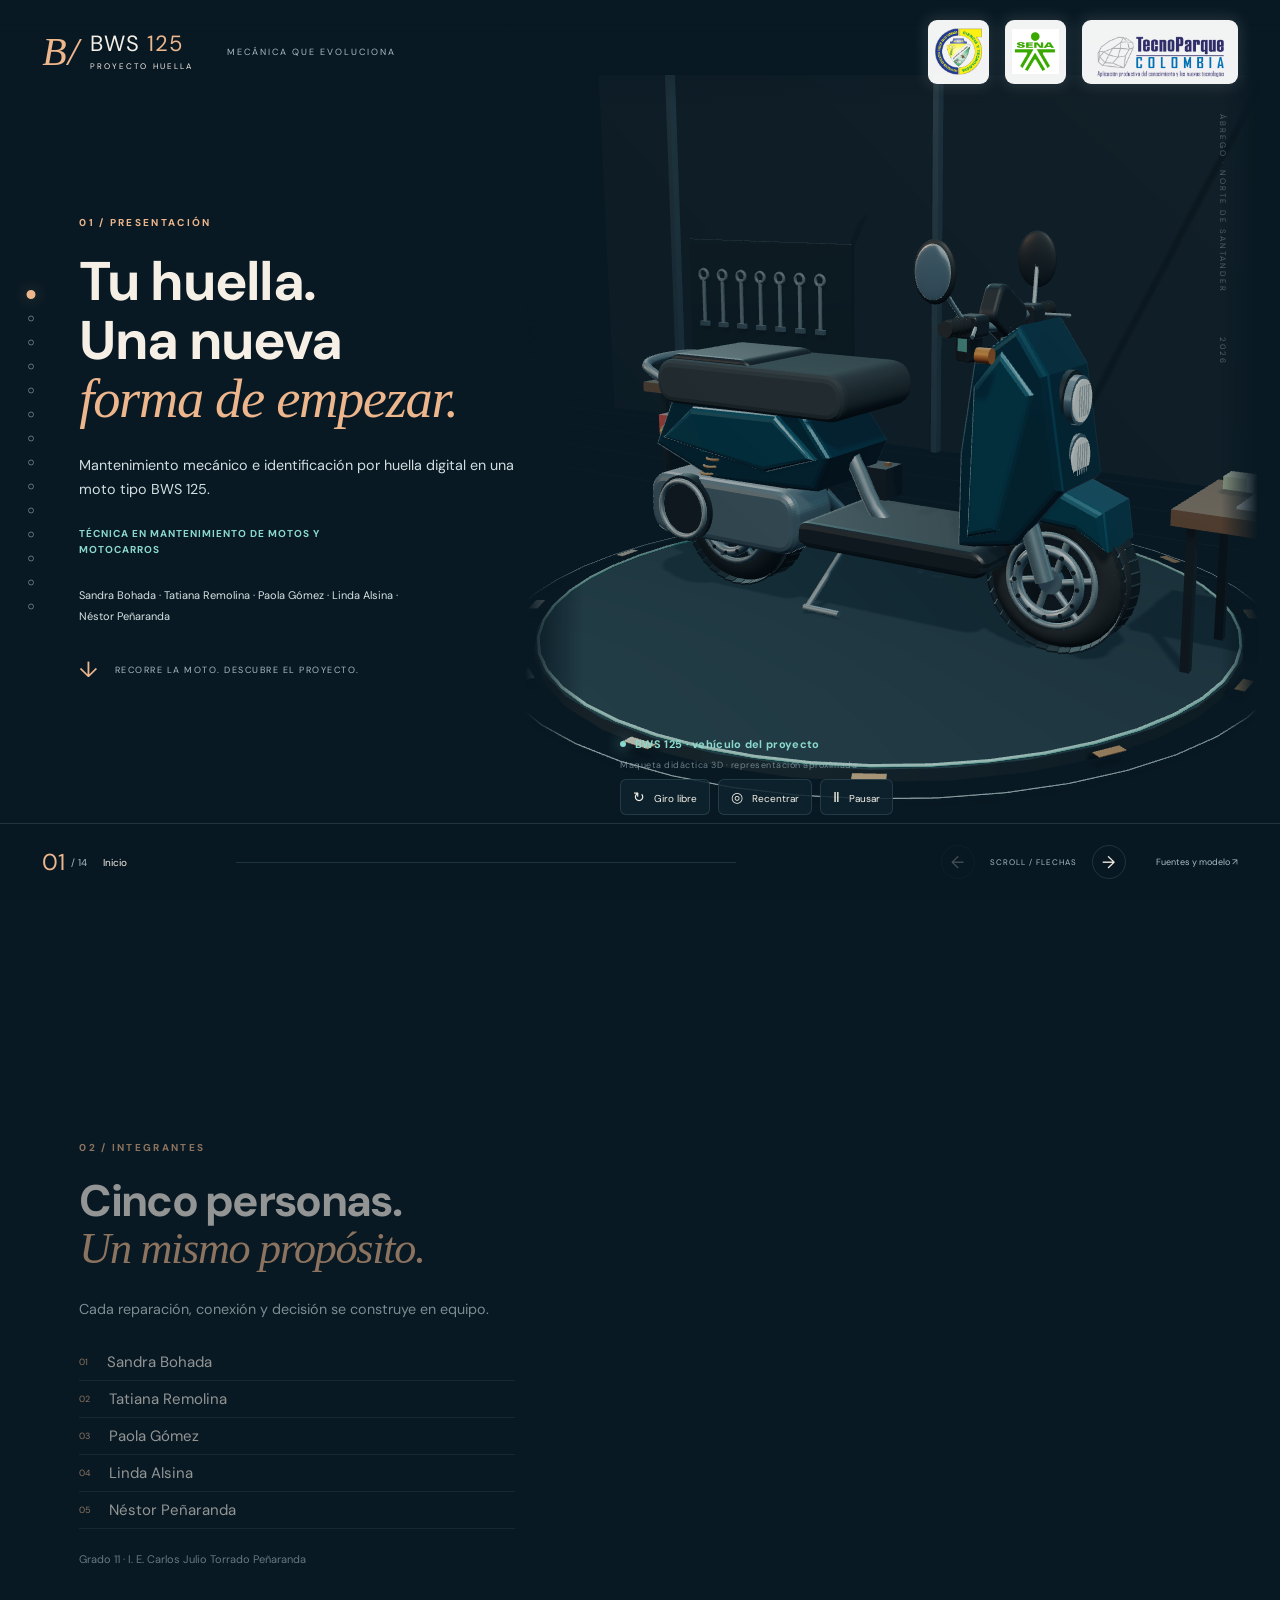
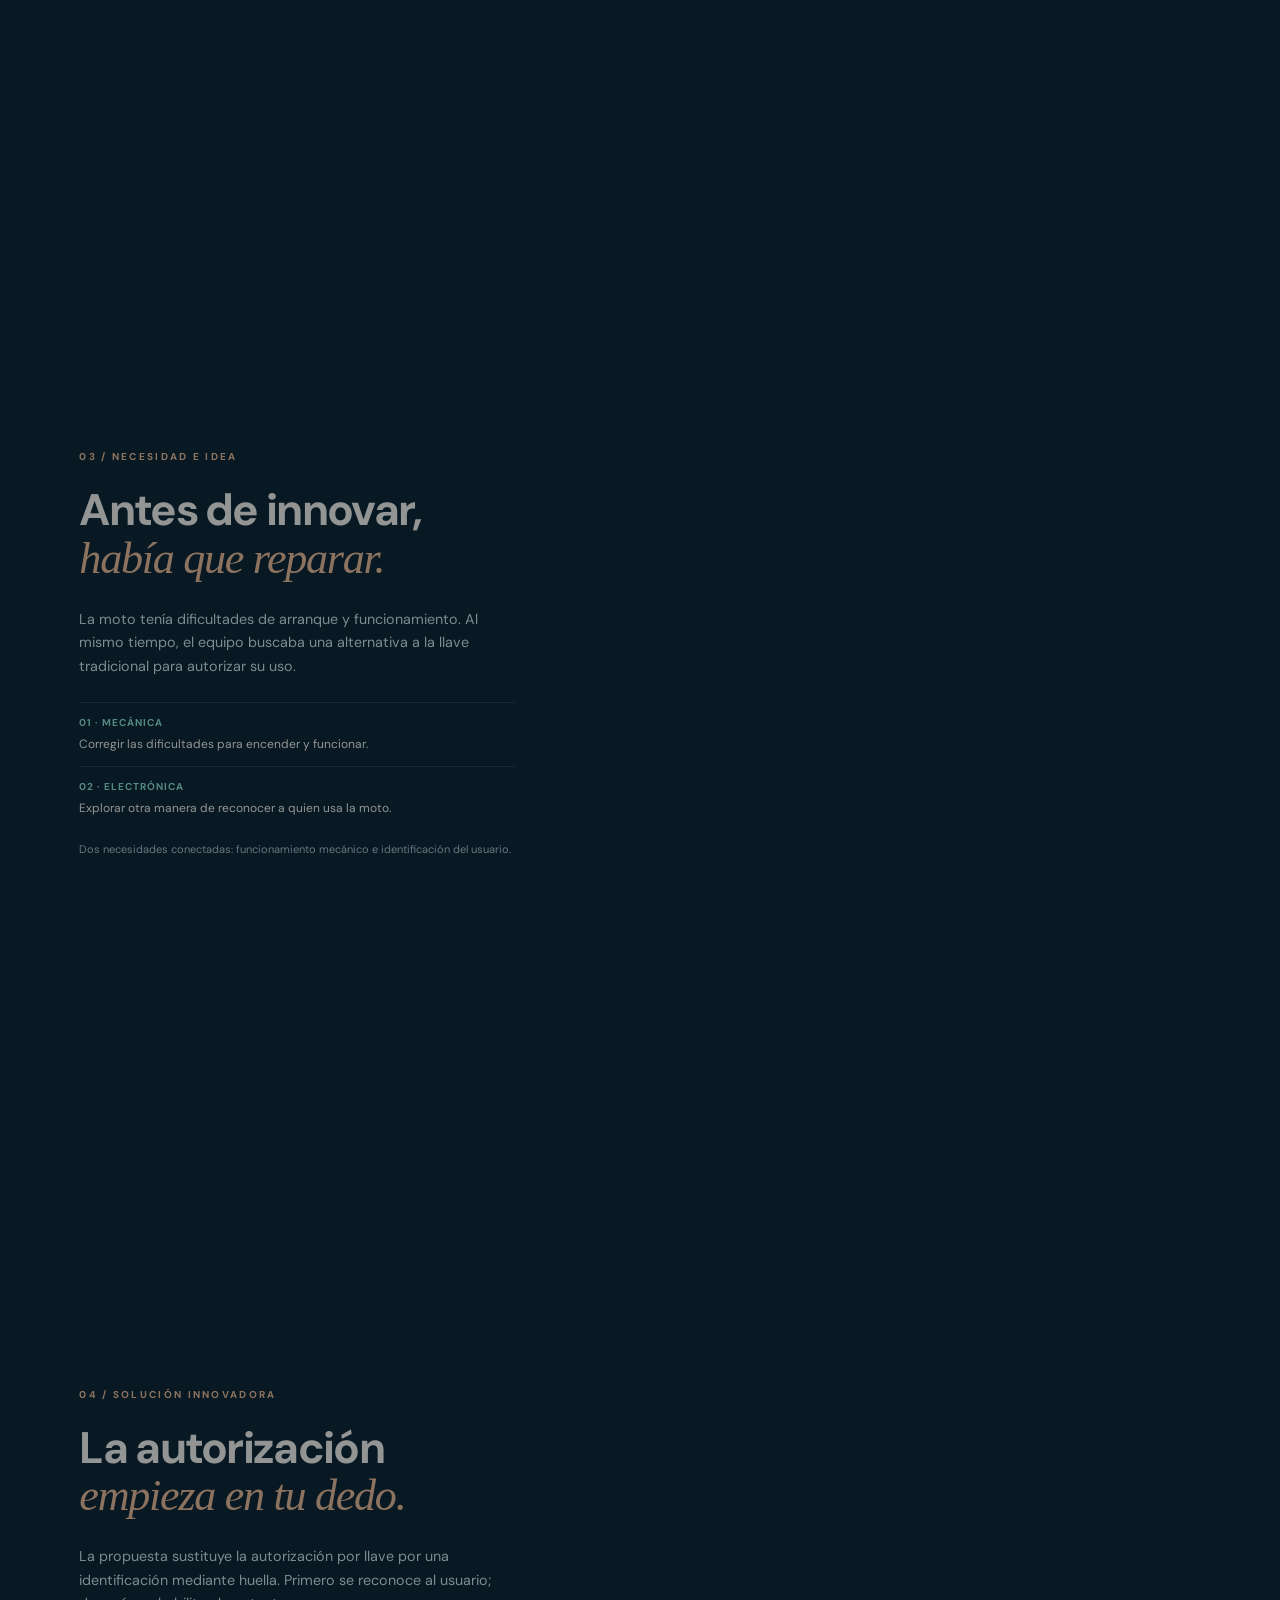
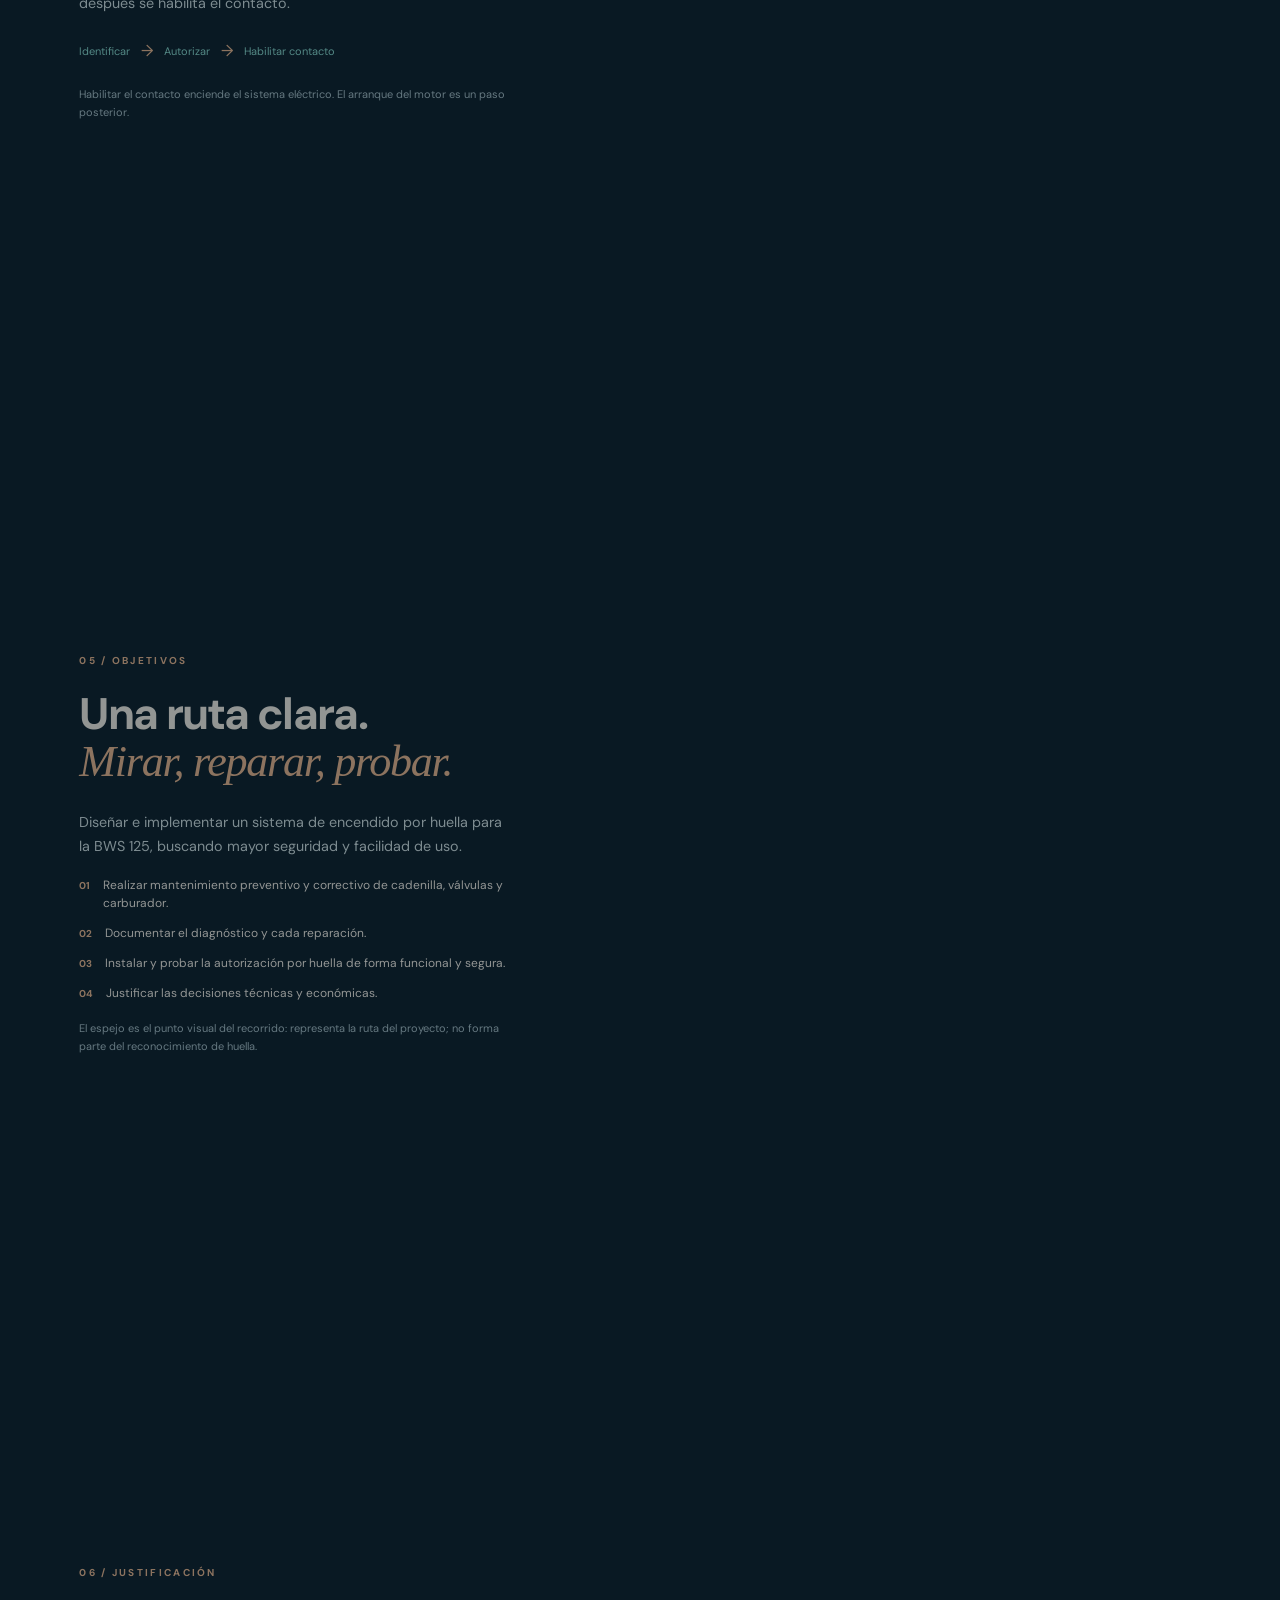
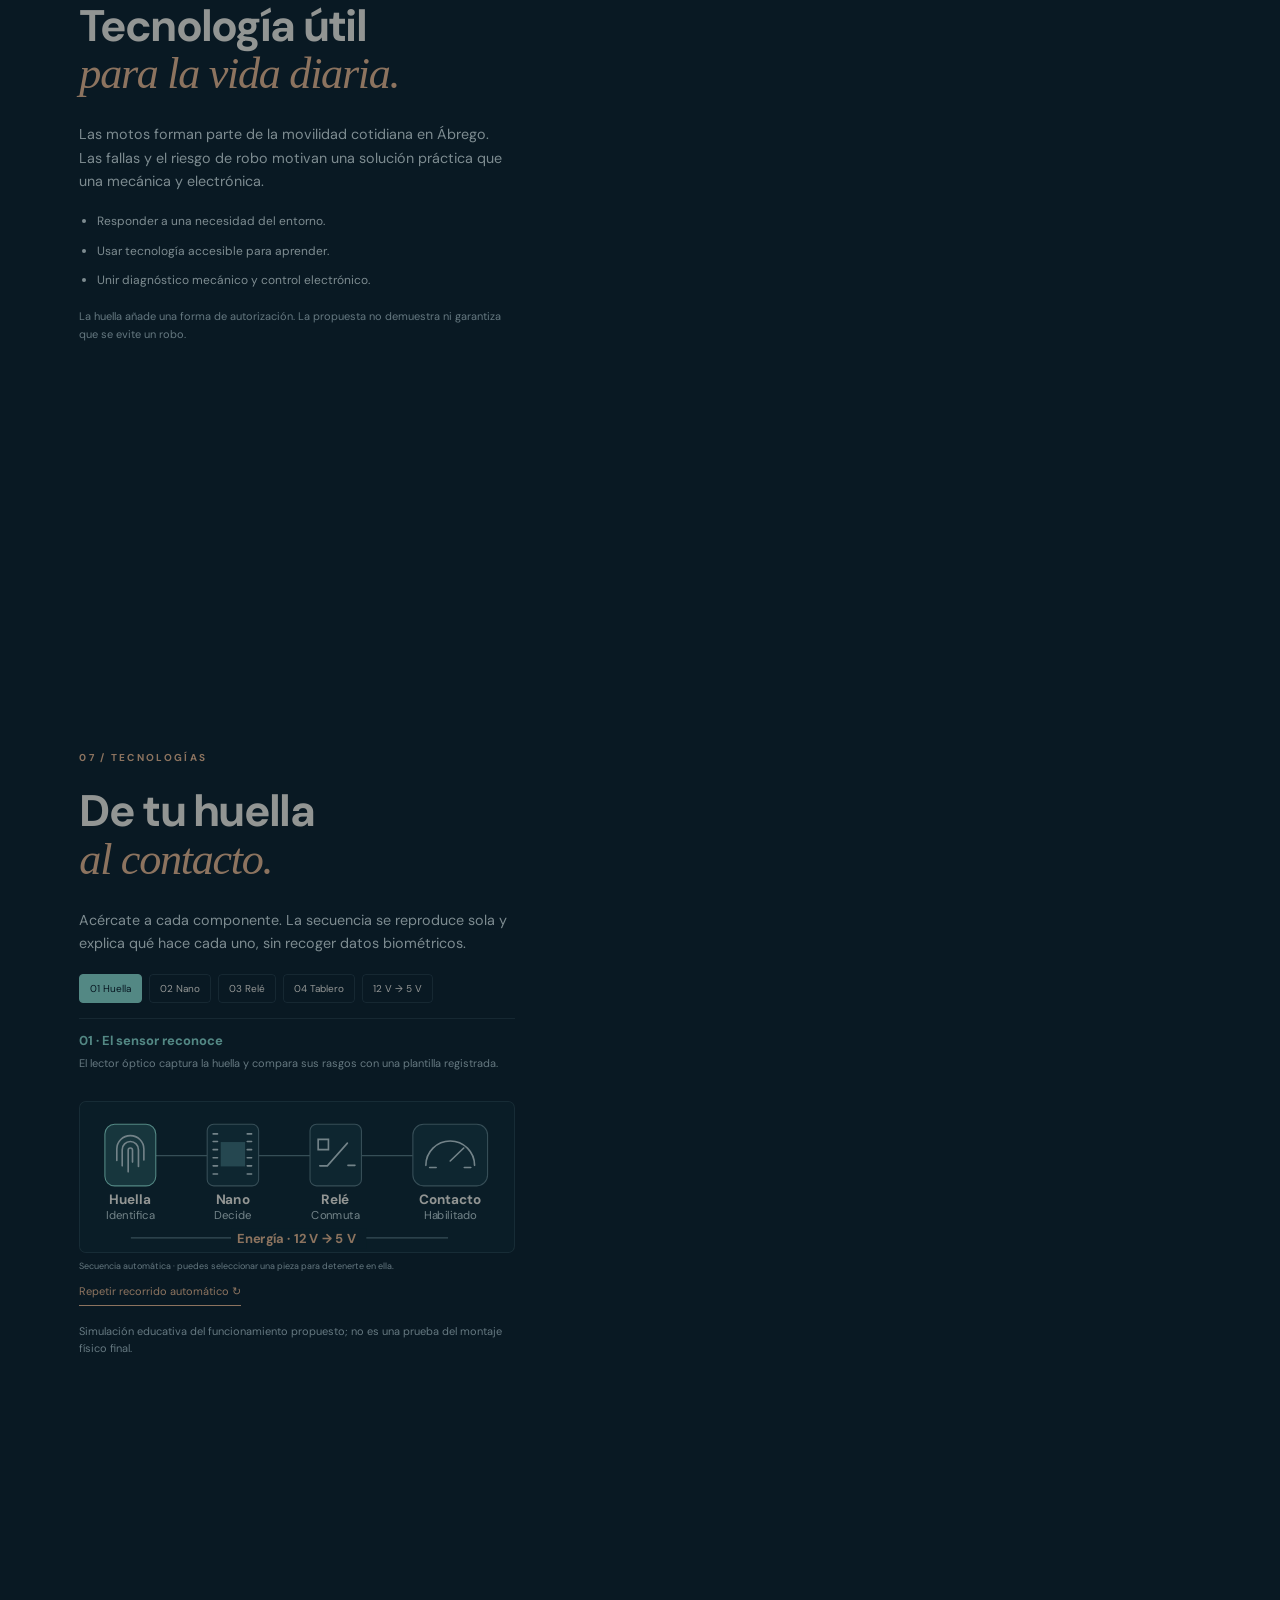
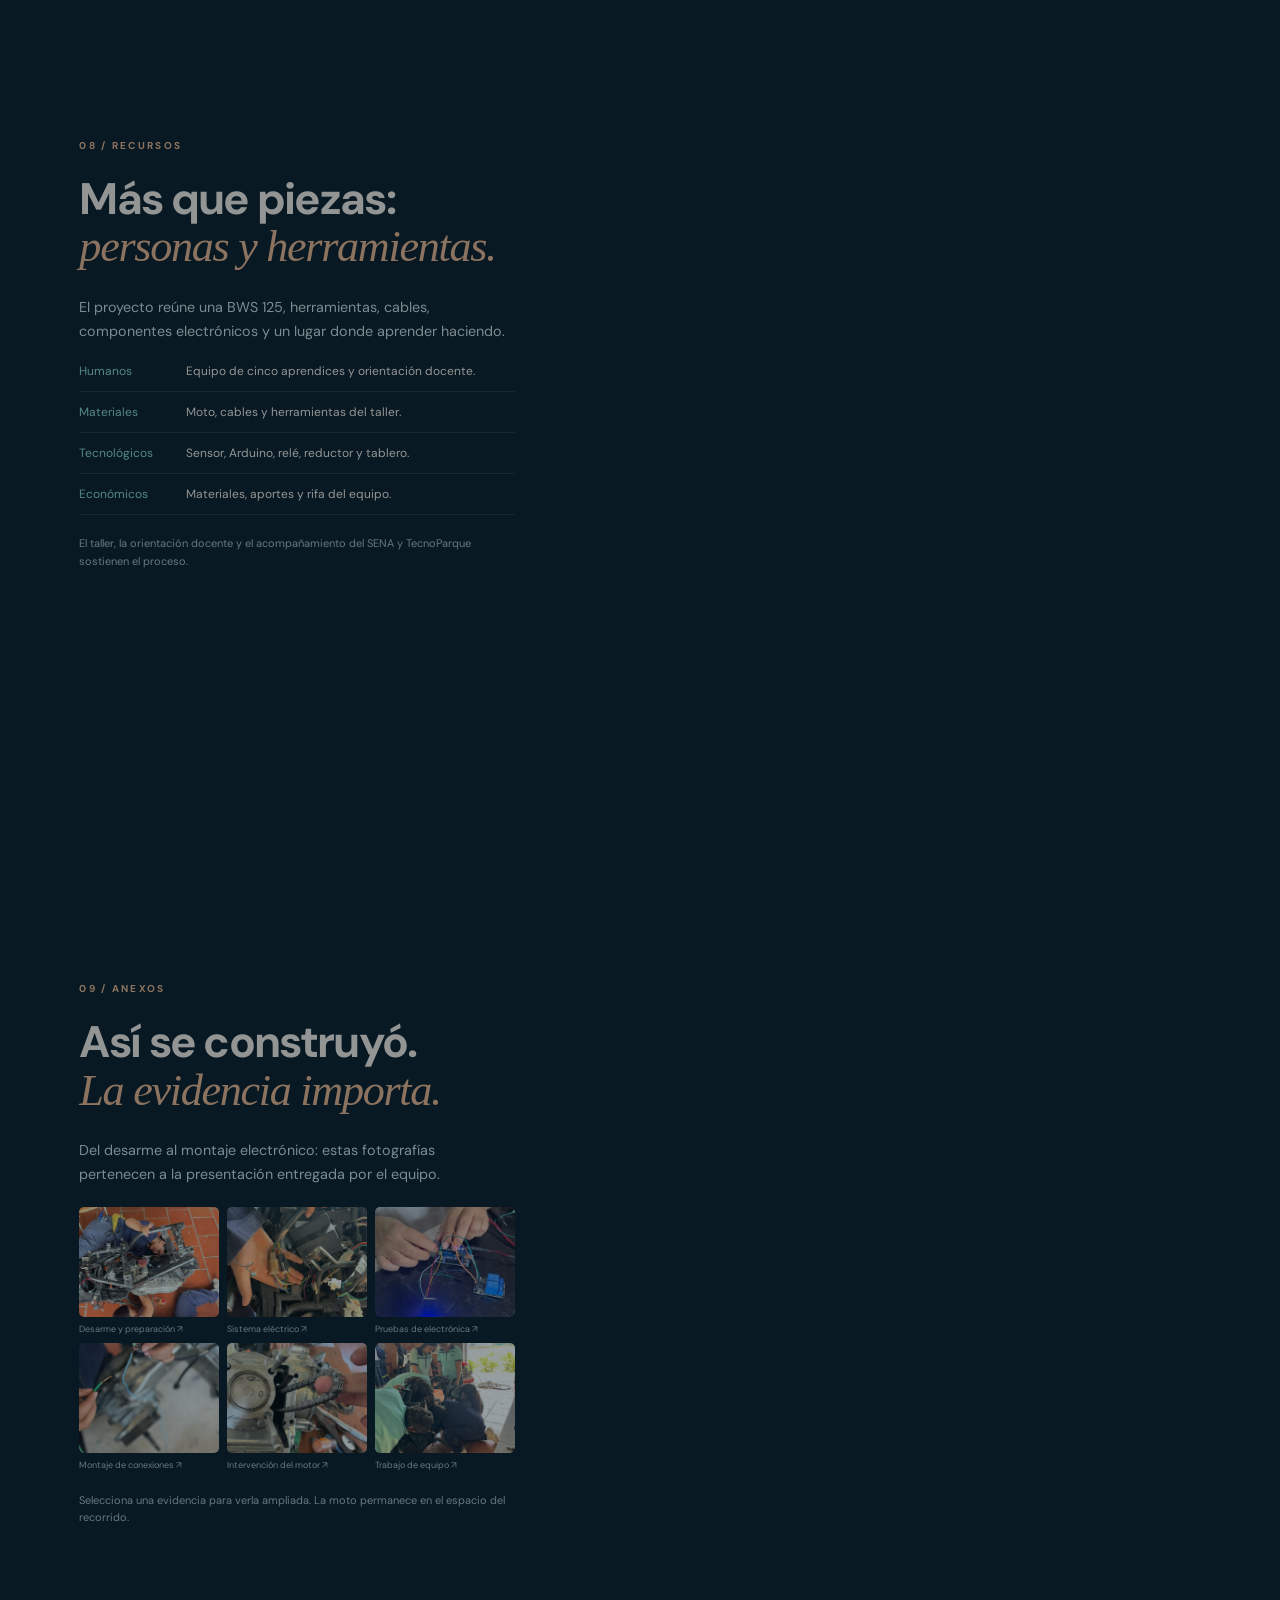
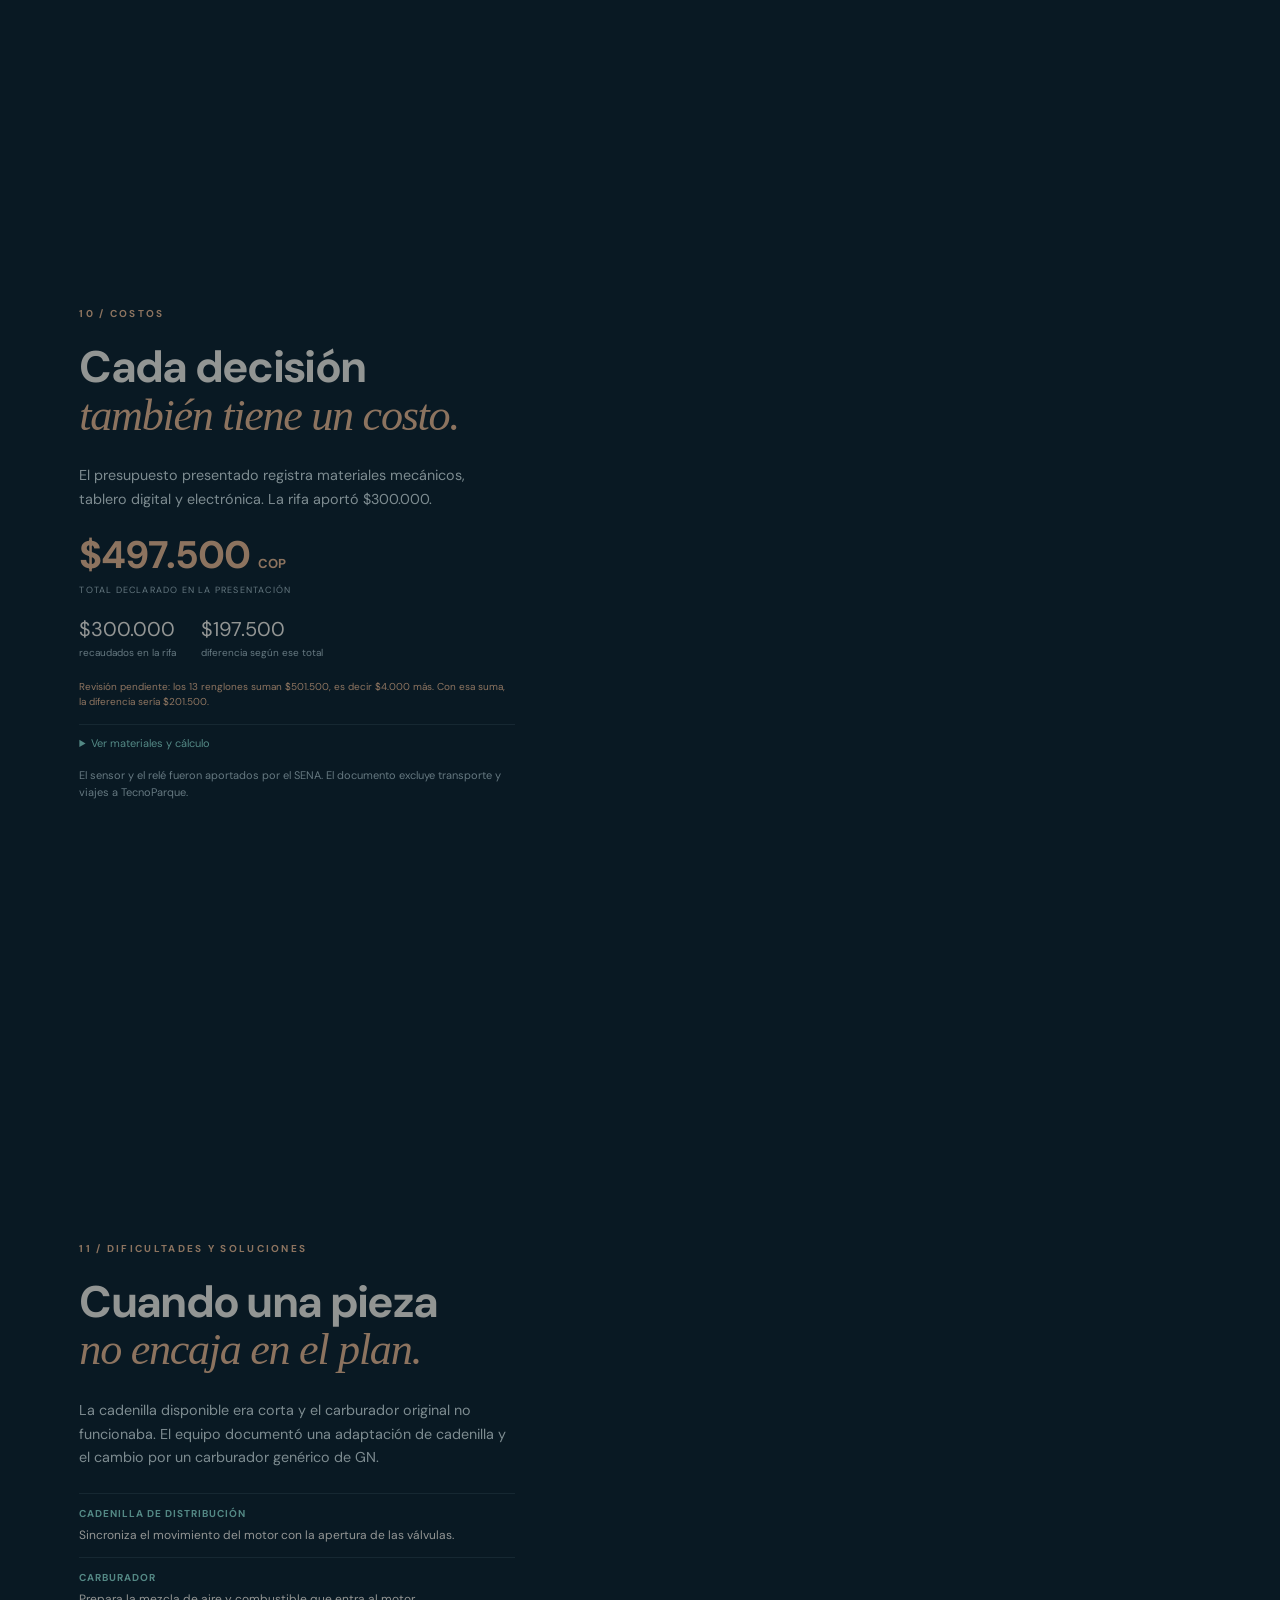
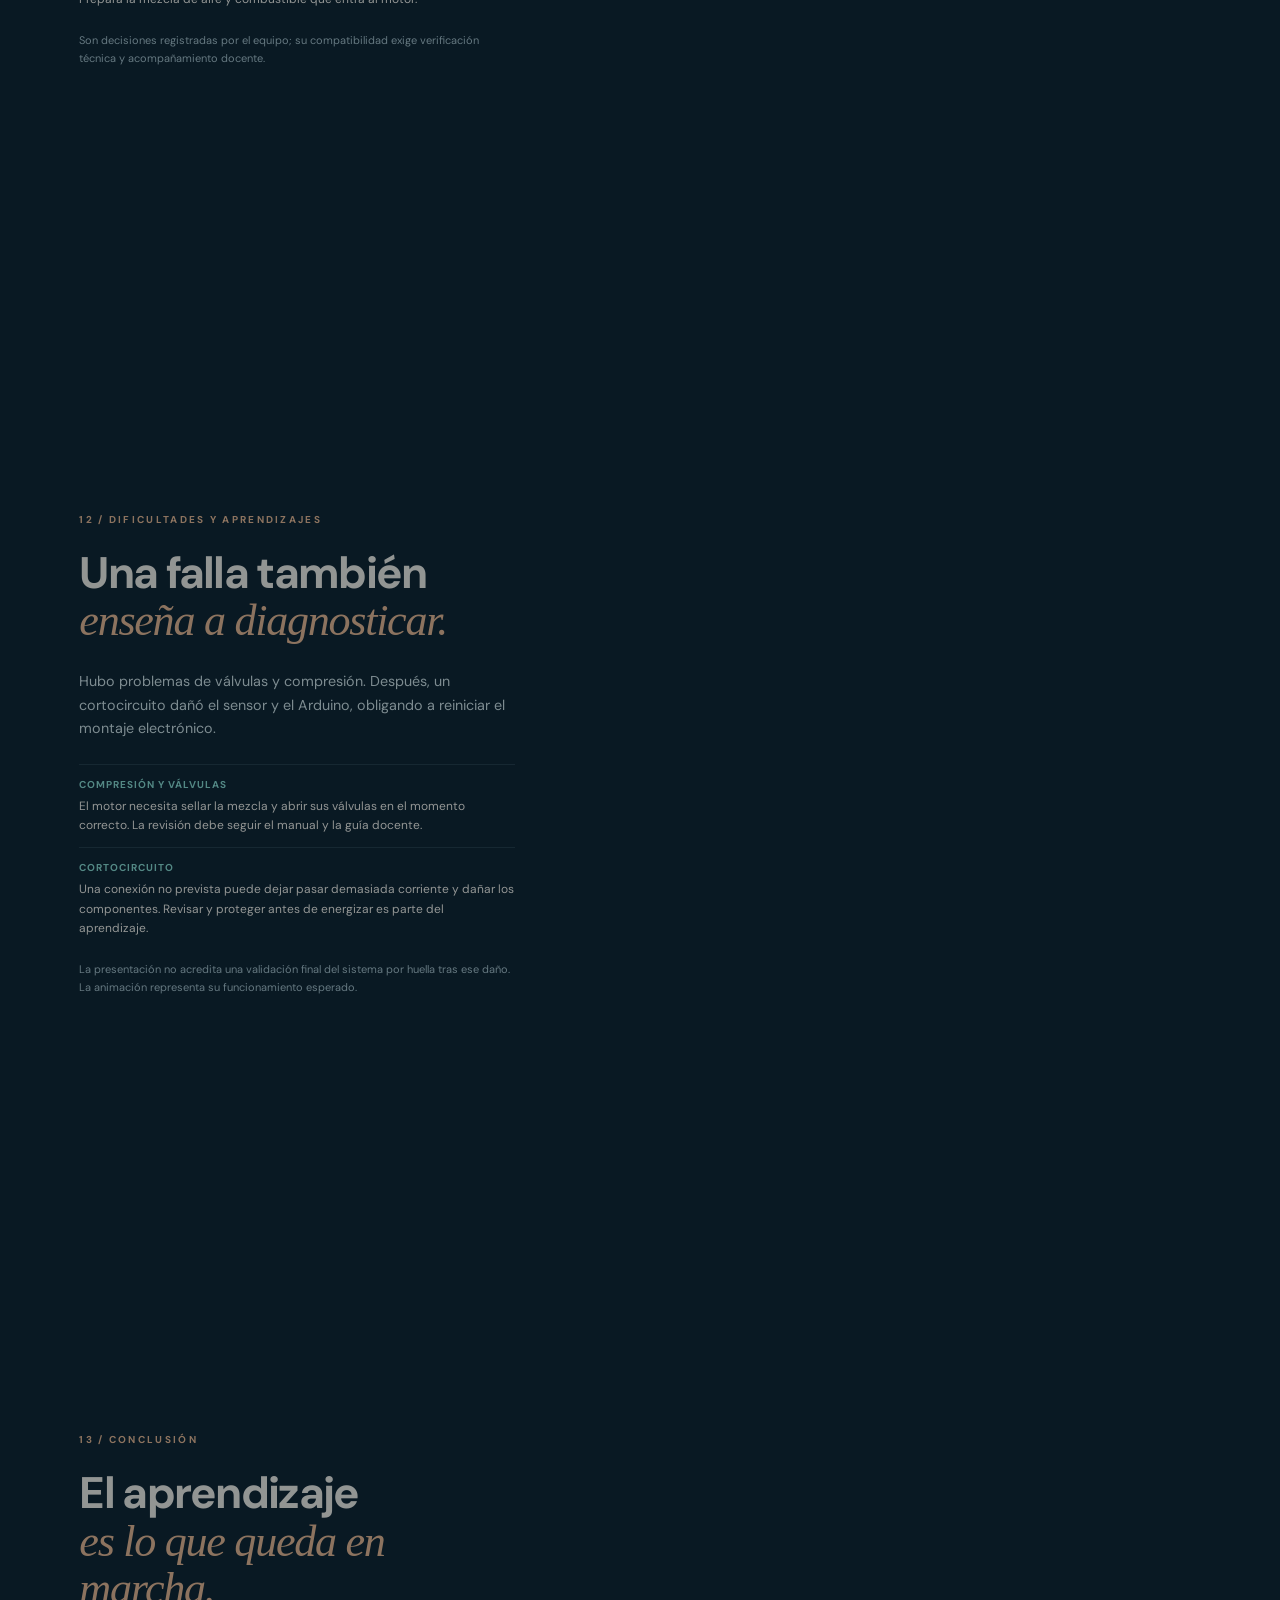
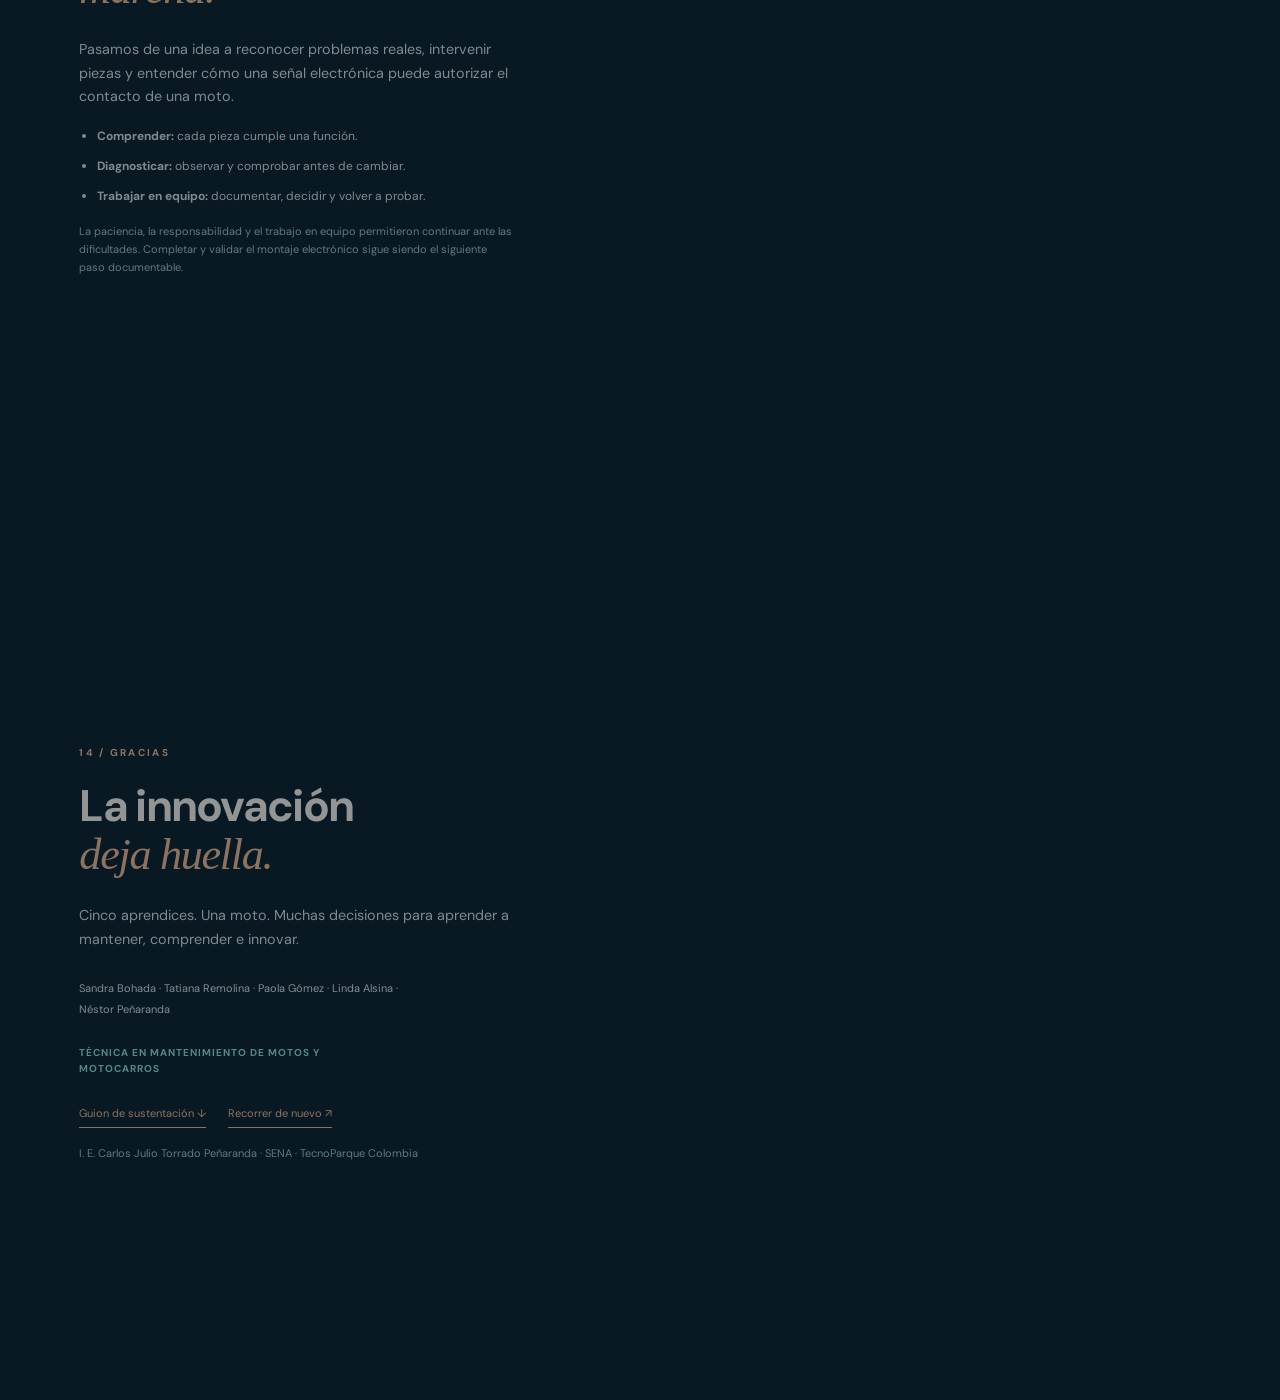
<file: index.html>
<!doctype html><html lang="es"><head><meta charset="utf-8"><meta name="viewport" content="width=device-width,initial-scale=1"><meta name="theme-color" content="#091923"><meta name="description" content="Un recorrido inmersivo en 3D por el proyecto de mantenimiento y encendido por huella de una BWS 125. Equipo, objetivos, tecnologías, evidencias y aprendizajes."><title>BWS 125 · La innovación deja huella</title><link rel="icon" href="assets/favicon.svg"><link rel="stylesheet" href="style.css"><script src="assets/gsap.min.js"></script></head>
<body data-stop="0"><a class="skip" href="#inicio">Ir al contenido</a>
<header><a class="brand" href="#inicio" aria-label="BWS 125, volver al inicio"><span class="brand-icon">B/</span><span>BWS <b>125</b><small>PROYECTO HUELLA</small></span></a><span class="header-label">MECÁNICA QUE EVOLUCIONA</span><div class="institutions" aria-label="Instituciones del proyecto"><img src="assets/escudo-colegio.png" alt="Escudo de la I. E. Carlos Julio Torrado Peñaranda"><img src="assets/sena-verde.png" alt="SENA"><img class="tecno" src="assets/tecnoparque-colombia.png" alt="TecnoParque Colombia"></div></header>
<div class="scene-wrap"><div id="scene" role="img" aria-label="Maqueta 3D didáctica de una moto tipo BWS 125 y sus componentes"><img class="fallback" src="assets/image11.jpeg" alt="Motocicleta real del proyecto"></div><div class="scene-caption"><span class="signal"></span><span id="scene-part">BWS 125 · vehículo del proyecto</span></div><span class="model-note">Maqueta didáctica 3D · representación aproximada</span><div class="scene-actions"><button id="orbit" aria-pressed="false" title="Girar la moto libremente">↻ <span>Giro libre</span></button><button id="home-view" title="Restablecer enfoque">◎ <span>Recentrar</span></button><button id="motion" aria-pressed="false" title="Pausar o activar movimiento">Ⅱ <span>Pausar</span></button></div><div id="part-label" aria-hidden="true"><span></span><b></b></div><div class="scene-coordinates">ÁBREGO · NORTE DE SANTANDER <span>2026</span></div></div>
<main id="chapters"></main>
<nav class="route" aria-label="Capítulos del proyecto"></nav>
<footer><div class="progress-copy"><b id="current">01</b><span>/ 14</span><span id="current-name">Presentación</span></div><div class="progress-track"><div id="progress"></div></div><div class="navigation"><button id="previous" aria-label="Capítulo anterior">←</button><span>SCROLL / FLECHAS</span><button id="next" aria-label="Capítulo siguiente">→</button></div><button class="source-button" id="sources-button">Fuentes y modelo ↗</button></footer>
<dialog id="media-dialog"><button class="dialog-close" aria-label="Cerrar fotografía">×</button><img alt=""><p></p></dialog>
<dialog id="sources-dialog"><button class="dialog-close" aria-label="Cerrar fuentes">×</button><div class="dialog-inner"><p class="eyebrow">SOBRE ESTE RECORRIDO</p><h2>Fuentes y alcance</h2><p>El contenido sigue las 14 diapositivas de <strong>2. PROPUESTA TECNICA DEL APRENDIZ 1.pptx</strong>. Sus fotografías y costos son del equipo.</p><p>La moto, el lector R305 y los módulos son modelos geométricos propios aproximados, creados para explicar el proyecto. No son CAD oficial de Yamaha ni una reproducción exacta del montaje. Tras buscar modelos descargables, no se encontró una BWS 125 o un R305 con licencia de redistribución verificable y formato web adecuado.</p><p>La ubicación de los módulos ampliados es ilustrativa. La secuencia explica autorización del contacto; no arranque automático, eficacia antirrobo ni validación final del prototipo. La web no usa cámara ni recoge huellas.</p><ul><li><a href="https://www.incolmotos-yamaha.com.co/wp-content/uploads/2018/08/BWS-125_2013.pdf" target="_blank" rel="noreferrer">Yamaha · referencia de la BWS 125</a></li><li><a href="https://store.arduino.cc/products/arduino-nano" target="_blank" rel="noreferrer">Arduino · Nano clásico y dimensiones</a></li><li><a href="https://learn.adafruit.com/adafruit-optical-fingerprint-sensor?view=all" target="_blank" rel="noreferrer">Adafruit · captura, plantillas y comparación óptica</a></li><li><a href="https://www.ti.com/product/LM2596" target="_blank" rel="noreferrer">Texas Instruments · convertidor reductor LM2596</a></li></ul><p>Three.js (MIT) y GSAP 3.13 se distribuyen localmente. La animación explicativa se compuso con HyperFrames.</p><a class="text-link" href="assets/Guion_BWS125.pdf" download>Descargar guion de sustentación PDF ↓</a></div></dialog>
<noscript><p>Activa JavaScript para recorrer el proyecto 3D. Proyecto: encendido por huella digital en una moto BWS 125. Técnica en mantenimiento de motos y motocarros.</p></noscript><script type="module" src="app.js"></script><script type="module" src="scooter.js"></script></body></html>
</file>
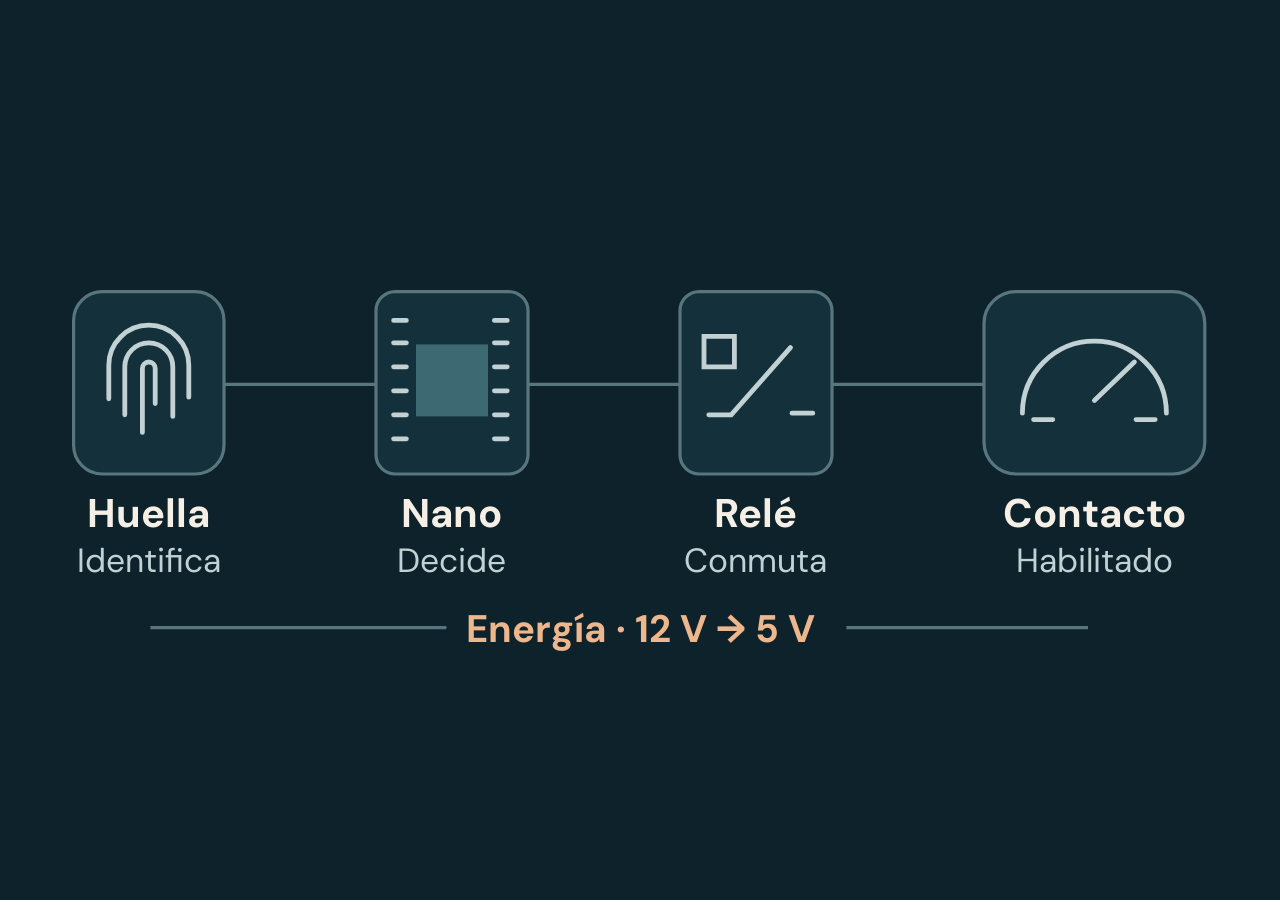
<file: motion/index.html>
<!doctype html><html lang="es"><head><meta charset="utf-8"><title>De la huella al contacto</title><style>
@font-face{font-family:DM;src:url('dm-sans-regular.ttf')}@font-face{font-family:DM;src:url('dm-sans-bold.ttf');font-weight:700}*{box-sizing:border-box}html,body{margin:0;width:100%;height:100%;overflow:hidden;font-family:DM,Arial,sans-serif}#root{width:100%;height:100%;position:relative;background:#0d222b}.clip{position:absolute;inset:0}.outline{fill:#14313b;stroke:#59757e;stroke-width:2}.connector{fill:none;stroke:#8ad9cc;stroke-width:3;stroke-linecap:round}.wire-base{fill:none;stroke:#59757e;stroke-width:2}.word{fill:#f6efe6;font:700 25px DM,Arial,sans-serif;text-anchor:middle}.small{fill:#c1d1d4;font:21px DM,Arial,sans-serif;text-anchor:middle}.icon{fill:none;stroke:#c1d1d4;stroke-width:3;stroke-linecap:round}.energy{fill:#edb68c;font:700 24px DM,Arial,sans-serif}.energy-line{fill:none;stroke:#edb68c;stroke-width:3;stroke-linecap:round}
</style><script src="gsap.min.js"></script></head><body><div id="root" data-composition-id="bws-flow" data-width="800" data-height="280" data-duration="32.5"><div class="clip" data-start="0" data-duration="32.5" data-track-index="0"><svg viewBox="0 0 800 280" width="100%" height="100%" aria-label="Sensor, Nano, relé y contacto, con alimentación separada de 12 a 5 voltios">
<path class="wire-base" d="M140 99H235M330 99H425M520 99H615"/><path id="signal1" class="connector" d="M140 99H235"/><path id="signal2" class="connector" d="M330 99H425"/><path id="signal3" class="connector" d="M520 99H615"/>
<g id="sensor"><rect class="outline" x="46" y="41" width="94" height="114" rx="18"/><g class="icon"><path d="M68 108V87a25 25 0 0 1 50 0v20M78 118V88a15 15 0 0 1 30 0v31M89 129V89a4 4 0 0 1 8 0v22"/></g><text class="word" x="93" y="188">Huella</text><text class="small" x="93" y="216">Identifica</text></g>
<g id="nano"><rect class="outline" x="235" y="41" width="95" height="114" rx="12"/><rect x="260" y="74" width="45" height="45" fill="#3c6972"/><path class="icon" d="M246 59h8m-8 14h8m-8 15h8m-8 15h8m-8 15h8m-8 15h8m55-74h8m-8 14h8m-8 15h8m-8 15h8m-8 15h8m-8 15h8"/><text class="word" x="282" y="188">Nano</text><text class="small" x="282" y="216">Decide</text></g>
<g id="relay"><rect class="outline" x="425" y="41" width="95" height="114" rx="12"/><path class="icon" d="M443 118h14l37-42m1 41h13M440 69h19v19h-19z"/><text class="word" x="472" y="188">Relé</text><text class="small" x="472" y="216">Conmuta</text></g>
<g id="contact"><rect class="outline" x="615" y="41" width="138" height="114" rx="20"/><path class="icon" d="M639 117a45 45 0 0 1 90 0m-45-8 25-24m-63 36h12m52 0h12"/><text class="word" x="684" y="188">Contacto</text><text class="small" x="684" y="216">Habilitado</text></g>
<path class="wire-base" d="M94 251H680"/><path id="power" class="energy-line" d="M94 251H680"/><rect x="279" y="234" width="250" height="37" fill="#0d222b"/><text class="energy" x="400" y="260" text-anchor="middle">Energía · 12 V → 5 V</text>
</svg></div></div><script>
const tl=gsap.timeline({paused:true});
const paths=[...document.querySelectorAll('.connector,.energy-line')];paths.forEach(p=>{const len=p.getTotalLength();p.style.strokeDasharray=len;p.style.strokeDashoffset=len});
['#sensor .outline','#nano .outline','#relay .outline','#contact .outline'].forEach((sel,i)=>{tl.fromTo(sel,{stroke:'#59757e',fill:'#14313b'},{stroke:'#8ad9cc',fill:'#244c51',duration:.55},i*6.5);});
tl.to('#signal1',{strokeDashoffset:0,duration:1.7,ease:'none'},5).to('#signal2',{strokeDashoffset:0,duration:1.7,ease:'none'},11.5).to('#signal3',{strokeDashoffset:0,duration:1.7,ease:'none'},18).to('#power',{strokeDashoffset:0,duration:4.7,ease:'none'},26);
tl.to({}, {duration:.1},32.4);window.__timelines=window.__timelines||{};window.__timelines['bws-flow']=tl;
</script><script src="player.js"></script></body></html>
</file>
<file: style.css>
@font-face{font-family:DM;src:url('assets/dm-sans-regular.ttf')}@font-face{font-family:DM;src:url('assets/dm-sans-bold.ttf');font-weight:700}*{box-sizing:border-box}html{scroll-behavior:smooth;scroll-padding-top:0;background:#091923;color:#f6efe6}body{margin:0;font-family:DM,Arial,sans-serif;--ink:#f6efe6;--muted:#a8bdc4;--copper:#edb68c;--aqua:#8ad9cc;--line:#94b8c52b;overflow-x:hidden}button,a{-webkit-tap-highlight-color:transparent}button{font:inherit;cursor:pointer}a{color:inherit;text-decoration:none}button:focus-visible,a:focus-visible,summary:focus-visible{outline:2px solid var(--copper);outline-offset:5px}button{color:inherit;border:0}header{height:103px;position:fixed;z-index:40;top:0;left:0;right:0;display:flex;align-items:center;padding:18px 3.3vw;gap:34px;background:linear-gradient(#091923e8,transparent);pointer-events:none}header>*{pointer-events:auto}.brand{display:flex;align-items:center;gap:10px;font-size:22px;letter-spacing:1px;line-height:1}.brand-icon{font-family:Georgia,serif;font-style:italic;color:var(--copper);font-size:40px}.brand b{font-weight:400;color:var(--copper)}.brand small{font-size:8px;display:block;letter-spacing:2.1px;margin-top:7px}.header-label{font-size:9px;letter-spacing:2px;color:var(--muted)}.institutions{margin-left:auto;display:flex;align-items:center;gap:20px;padding:9px 19px;height:71px;border-radius:12px;background:#fffffff0;box-shadow:0 0 26px 8px #ffffff24;backdrop-filter:blur(15px)}.institutions img{width:48px;height:50px;object-fit:contain}.institutions img.tecno{width:132px}.scene-wrap{position:fixed;left:35%;top:75px;bottom:83px;right:22px;z-index:1;pointer-events:none}#scene{position:absolute;inset:0;touch-action:pan-y;pointer-events:auto}#scene canvas{display:block;width:100%;height:100%;outline:none}.fallback{width:100%;height:100%;object-fit:contain;border-radius:20px;opacity:.45}.webgl-ready .fallback{display:none}.scene-caption{position:absolute;left:13%;bottom:66px;display:flex;gap:9px;align-items:center;font-size:11px;font-weight:700;letter-spacing:.3px;color:var(--aqua)}.signal{width:6px;height:6px;border-radius:50%;background:var(--aqua);box-shadow:0 0 14px var(--aqua)}.model-note{position:absolute;left:13%;bottom:46px;font-size:9px;letter-spacing:.5px;color:#a8bdc49e}.scene-actions{position:absolute;bottom:2px;left:13%;display:flex;gap:8px;pointer-events:auto}.scene-actions button{border:1px solid var(--line);background:#0d242edb;border-radius:6px;padding:8px 12px;font-size:14px}.scene-actions span{font-size:10px;margin-left:5px}.scene-actions button[aria-pressed=true]{color:var(--copper);border-color:var(--copper)}.scene-coordinates{position:absolute;top:39px;right:30px;writing-mode:vertical-rl;font-size:8px;letter-spacing:2px;color:#a8bdc470}.scene-coordinates span{margin-top:40px}#part-label{position:absolute;left:60%;top:30%;max-width:210px;font-size:10px;letter-spacing:.5px;color:#f6efe6;opacity:0;display:flex;align-items:center;gap:9px;padding:9px 12px;background:#091923df;border:1px solid #8ad9cc50;border-radius:4px;box-shadow:0 6px 20px #0003}#part-label span{display:block;border-radius:50%;width:5px;height:5px;background:var(--aqua)}#part-label b{font-weight:400}main{position:relative;z-index:3;pointer-events:none}.chapter{min-height:100svh;position:relative;display:flex;align-items:center;padding:124px 0 115px 6.2vw;pointer-events:none}.chapter-content{width:34vw;max-width:490px;pointer-events:auto;transform-origin:left center}.chapter .eyebrow{color:var(--copper);font-size:10px;letter-spacing:2.3px;font-weight:700;margin:0 0 24px}.chapter h1,.chapter h2{font-size:clamp(34px,3.45vw,59px);line-height:1.08;font-weight:700;letter-spacing:-1.7px;margin:0 0 25px}.chapter h1{font-size:clamp(40px,4.25vw,76px)}.chapter h1 em,.chapter h2 em{font-family:Georgia,'Times New Roman',serif;font-weight:400;font-style:italic;color:var(--copper);letter-spacing:-1.3px}.chapter .intro{font-size:clamp(14px,1.12vw,18px);line-height:1.65;color:#d2dfe0;margin:0 0 18px}.chapter .detail{font-size:11px;line-height:1.6;color:var(--muted);margin:17px 0 0}.hero-team{margin-top:27px;font-size:11px;line-height:1.9;color:#d6e3e4;max-width:330px}.programme{font-size:10px;font-weight:700;letter-spacing:1px;text-transform:uppercase;line-height:1.6;color:var(--aqua);margin-top:25px;max-width:290px}.scroll-hint{display:flex;align-items:center;gap:15px;font-size:9px;letter-spacing:1.5px;margin-top:28px;color:var(--muted)}.scroll-hint i{font-style:normal;color:var(--copper);font-size:22px}.team-list{list-style:none;padding:0;margin:22px 0}.team-list li{display:flex;gap:19px;border-bottom:1px solid var(--line);padding:8px 0;font-size:15px}.team-list span{font-size:9px;color:var(--copper);padding-top:4px}.small-chain{display:flex;gap:11px;align-items:center;font-size:11px;color:var(--aqua);line-height:1.5;margin:23px 0}.small-chain b{font-size:16px;font-weight:400;color:var(--copper)}.goals{list-style:none;padding:0;margin:18px 0}.goals li{display:flex;gap:13px;font-size:12px;line-height:1.5;margin:12px 0}.goals b{color:var(--copper);font-size:10px;padding-top:2px}.goals strong{font-weight:700;color:var(--ink)}.resource-rows{margin:20px 0}.resource-rows p{font-size:12px;display:grid;grid-template-columns:95px 1fr;gap:12px;border-bottom:1px solid var(--line);padding-bottom:12px}.resource-rows b{color:var(--aqua);font-weight:400}.tech-controls{display:flex;gap:7px;flex-wrap:wrap;margin-top:15px}.tech-controls button{background:transparent;border:1px solid var(--line);padding:7px 10px;font-size:10px;border-radius:4px}.tech-controls button.active{background:var(--aqua);border-color:var(--aqua);color:#091923}.tech-step{min-height:73px;margin:15px 0 10px;border-top:1px solid var(--line);padding-top:13px}.tech-step b{display:block;font-size:13px;color:var(--aqua);margin-bottom:6px}.tech-step span{display:block;font-size:11px;line-height:1.55;color:var(--muted)}.flow-shell{position:relative;height:150px;margin:7px 0;border:1px solid var(--line);border-radius:7px;overflow:hidden;background:#0d222b}.flow-shell iframe{position:absolute;top:0;left:0;width:800px;height:280px;border:0;transform-origin:top left;pointer-events:none}.flow-note{font-size:9px;color:var(--muted);margin:5px 0}.evidence{display:grid;grid-template-columns:repeat(3,1fr);gap:8px;margin:20px 0}.evidence button{padding:0;text-align:left;background:transparent}.evidence img{display:block;width:100%;height:110px;object-fit:cover;border-radius:5px;transition:filter .2s}.evidence button:hover img{filter:brightness(1.15)}.evidence span{font-size:9px;color:var(--muted);line-height:1.4;display:block;margin-top:6px}.budget-head{color:var(--copper);font-size:clamp(33px,3vw,49px);font-weight:700;letter-spacing:-1px;margin:18px 0 4px}.budget-sub{font-size:9px;letter-spacing:1.2px;color:var(--muted);text-transform:uppercase}.funds{display:flex;gap:25px;margin:20px 0}.funds p{font-size:10px;color:var(--muted);margin:0}.funds b{display:block;font-size:20px;margin-bottom:4px;color:var(--ink);font-weight:400}.budget-note{color:#edb68c;font-size:10px;line-height:1.5;margin:15px 0}.budget-detail{border-top:1px solid var(--line);padding-top:11px;font-size:11px}.budget-detail summary{cursor:pointer;color:var(--aqua)}.budget-detail table{width:100%;border-collapse:collapse;font-size:10px;margin:9px 0}.budget-detail td,.budget-detail th{padding:5px 2px;border-bottom:1px solid var(--line);text-align:left}.budget-detail td:last-child,.budget-detail th:last-child{text-align:right}.budget-detail[open]{max-height:270px;overflow:auto;background:#091923ed}.fact-pair{margin:23px 0}.fact-pair p{border-top:1px solid var(--line);padding-top:12px;font-size:12px;line-height:1.6}.fact-pair b{color:var(--aqua);display:block;font-size:10px;letter-spacing:1px;margin-bottom:4px}.takeaways{font-size:12px;line-height:1.65;padding-left:18px;color:#d2dfe0}.takeaways li{margin:10px 0}.text-link{display:inline-block;border-bottom:1px solid var(--copper);padding:7px 0;font-size:11px;color:var(--copper)}.close-links{display:flex;gap:22px;flex-wrap:wrap;margin-top:22px}.route{position:fixed;z-index:20;left:22px;top:50%;transform:translateY(-50%);display:flex;flex-direction:column;gap:9px}.route a{width:18px;height:15px;display:block;position:relative}.route a:before{content:'';display:block;width:4px;height:4px;border:1px solid #aac7cd80;border-radius:50%;position:absolute;top:5px;left:6px}.route a[aria-current=true]:before{background:var(--copper);border-color:var(--copper);box-shadow:0 0 10px #edb68c50;transform:scale(1.5)}.route a span{position:absolute;left:24px;top:-1px;font-size:10px;background:#0b222ef5;padding:3px 7px;white-space:nowrap;opacity:0;pointer-events:none}.route a:hover span,.route a:focus-visible span{opacity:1}footer{height:77px;background:#091923ed;border-top:1px solid var(--line);position:fixed;bottom:0;left:0;right:0;z-index:35;display:flex;align-items:center;padding:0 3.3vw;gap:30px;backdrop-filter:blur(12px)}.progress-copy{display:flex;gap:6px;font-size:12px;align-items:center;min-width:164px}.progress-copy b{font-size:23px;font-weight:400;color:var(--copper)}.progress-copy>span:nth-child(2){color:var(--muted);font-size:10px}.progress-copy>span:last-child{font-size:10px;margin-left:10px}.progress-track{height:1px;background:#8ad9cc25;flex:1;max-width:500px}.progress-track div{height:1px;background:var(--copper);width:0;transition:width .3s}.navigation{display:flex;gap:15px;align-items:center;margin-left:auto}.navigation span{font-size:8px;letter-spacing:1px;color:var(--muted)}.navigation button{width:34px;height:34px;background:transparent;border:1px solid var(--line);border-radius:50%;font-size:17px}.navigation button:hover{background:var(--copper);color:#091923}.navigation button:disabled{opacity:.25;cursor:default}.source-button{background:transparent;font-size:9px;color:var(--muted);padding:10px 0}.skip{position:fixed;top:-60px;left:20px;z-index:100;background:#fff;color:#091923;padding:12px}.skip:focus{top:15px}dialog{max-width:min(800px,93vw);max-height:88svh;background:#102631;color:var(--ink);border:1px solid var(--line);border-radius:14px;padding:0;box-shadow:0 20px 90px #0008}dialog::backdrop{background:#020c14ce;backdrop-filter:blur(12px)}.dialog-close{position:sticky;float:right;top:10px;right:12px;z-index:4;border-radius:50%;width:35px;height:35px;font-size:24px;background:#091923ef;margin:10px}.dialog-inner{padding:37px;line-height:1.65}.dialog-inner p{font-size:13px;color:#d2dfe0}.dialog-inner h2{font-family:Georgia,serif;font-size:35px}.dialog-inner li{font-size:12px;margin-bottom:9px;color:var(--aqua)}#media-dialog img{display:block;max-width:100%;max-height:70svh;margin:auto;object-fit:contain}#media-dialog p{margin:15px 25px;font-size:13px;line-height:1.6}body.paused .signal{box-shadow:none}.chapter:not(.is-current) .chapter-content{opacity:.58;transition:opacity .25s}.chapter.is-current .chapter-content{opacity:1}.visually-hidden{position:absolute;width:1px;height:1px;padding:0;margin:-1px;overflow:hidden;clip:rect(0,0,0,0);white-space:nowrap;border:0}
@media(min-width:1600px){.chapter-content{width:32vw}.chapter{padding-left:7vw}.intro{max-width:440px}.flow-shell{max-width:460px}}
@media(max-width:1050px){header{padding-left:29px;height:88px}.header-label{display:none}.institutions{height:60px;gap:14px;padding:8px 14px}.institutions img{height:43px;width:42px}.institutions img.tecno{width:112px}.chapter{padding-left:55px}.chapter-content{width:38vw}.chapter h2{font-size:34px}.chapter h1{font-size:43px}.chapter .intro{font-size:13px}.scene-wrap{left:33%;right:8px;top:70px}.scene-caption,.model-note,.scene-actions{left:22%}.route{left:13px;gap:7px}.scene-coordinates{right:6px}footer{gap:20px;padding:0 25px}.source-button{font-size:8px}.progress-copy{min-width:130px}.navigation span{display:none}.hero-team{font-size:10px}.chapter .eyebrow{margin-bottom:18px}.flow-shell{height:125px}.evidence img{height:90px}}
@media(max-width:700px){header{height:73px;padding:11px 17px;gap:10px;background:#091923e8}.brand{font-size:17px;gap:6px}.brand-icon{font-size:31px}.brand small{font-size:6px;letter-spacing:1.5px}.institutions{height:48px;gap:9px;padding:5px 9px;border-radius:8px}.institutions img{height:35px;width:32px}.institutions img.tecno{width:84px}.scene-wrap{top:71px;left:0;right:0;bottom:auto;height:40svh;z-index:5;background:#091923}.scene-wrap:after{content:'';position:absolute;bottom:-10px;left:0;right:0;height:30px;background:linear-gradient(transparent,#091923);pointer-events:none}.scene-caption{left:23px;bottom:31px;font-size:9px;max-width:66%}.model-note{left:23px;bottom:16px;font-size:7px}.scene-actions{left:auto;right:17px;bottom:17px;gap:6px;z-index:2}.scene-actions button{padding:6px 8px;font-size:15px}.scene-actions span{display:none}.scene-coordinates{display:none}#part-label{font-size:8px;padding:6px;max-width:150px}.chapter{align-items:flex-start;min-height:100svh;padding:calc(40svh + 99px) 25px 106px 25px}.chapter-content{width:100%;max-width:none}.chapter h1{font-size:38px;line-height:1.04;letter-spacing:-1.5px}.chapter h1 br:nth-of-type(2){display:none}.chapter h2{font-size:31px;letter-spacing:-1px;margin-bottom:17px}.chapter h1 em,.chapter h2 em{letter-spacing:-.9px}.chapter .eyebrow{font-size:8px;margin-bottom:15px;letter-spacing:1.7px}.chapter .intro{font-size:13px;line-height:1.6;margin-bottom:11px}.chapter .detail{font-size:10px;line-height:1.5;margin-top:12px}.hero-team{font-size:10px;max-width:100%;margin-top:15px;line-height:1.6}.programme{margin-top:15px;font-size:9px;max-width:100%}.scroll-hint{margin-top:15px}.team-list{margin-top:10px}.team-list li{font-size:13px;padding:7px 0}.goals li{font-size:11px;margin:9px 0}.goals{margin:10px 0}.resource-rows p{font-size:11px}.flow-shell{height:125px}.tech-controls button{font-size:9px;padding:7px 8px}.tech-step{margin:12px 0;min-height:68px}.evidence{grid-template-columns:repeat(3,1fr);margin:12px 0}.evidence img{height:90px}.budget-head{font-size:40px}.budget-note{font-size:10px}.funds{margin:13px 0}.fact-pair{margin:13px 0}.fact-pair p{font-size:11px}.takeaways{font-size:11px;margin-top:15px}.route{display:none}footer{height:64px;padding:0 20px;gap:10px}.progress-copy{min-width:115px}.progress-copy b{font-size:20px}.progress-copy>span:last-child{font-size:8px;margin-left:6px;max-width:60px}.navigation{gap:9px}.navigation button{height:31px;width:31px}.source-button{font-size:8px;max-width:58px;line-height:1.5;margin-left:5px}.progress-track{max-width:80px}.dialog-inner{padding:23px}.dialog-inner p{font-size:12px}.dialog-inner h2{font-size:29px}.chapter:not(.is-current) .chapter-content{opacity:1}}
@media(prefers-reduced-motion:reduce){html{scroll-behavior:auto}*,*:before,*:after{transition:none!important;animation:none!important}}

@media(min-width:701px){.scene-wrap{left:41%;mask-image:linear-gradient(90deg,transparent,black 8%,black 95%,transparent)}}
/* Each institution has its own independent white backing. */
.institutions{background:transparent;box-shadow:none;backdrop-filter:none;padding:0;gap:16px;height:auto;border-radius:0}.institutions img{background:#fffffff2;box-shadow:0 0 15px 3px #ffffff1c;border-radius:9px;padding:7px;width:61px;height:64px}.institutions img.tecno{width:156px;height:64px}
@media(max-width:1050px){.institutions{gap:12px}.institutions img{width:51px;height:55px;padding:6px}.institutions img.tecno{width:135px;height:55px}}
@media(max-width:700px){.institutions{gap:8px}.institutions img{width:39px;height:43px;padding:5px;border-radius:6px;box-shadow:0 0 12px 2px #ffffff1a}.institutions img.tecno{width:99px;height:43px}}
</file>
